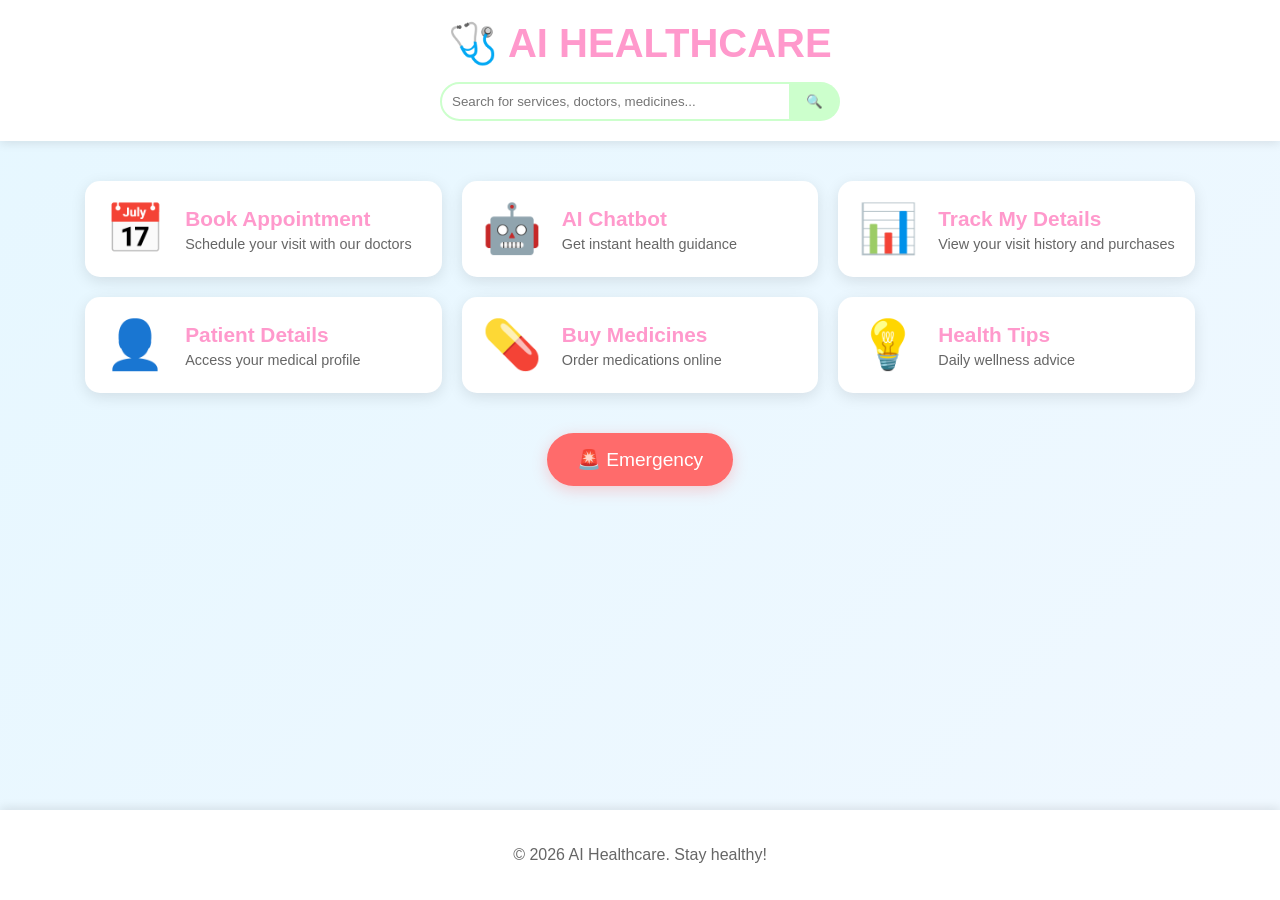
<file: index.html>
<!DOCTYPE html>
<html lang="en">
<head>
    <meta charset="UTF-8">
    <meta name="viewport" content="width=device-width, initial-scale=1.0">
    <title>AI Healthcare</title>
    <link rel="stylesheet" href="index.css">
</head>
<body>
    <header>
        <h1>🩺 AI HEALTHCARE</h1>
        <div class="search-bar">
            <input type="text" placeholder="Search for services, doctors, medicines...">
            <button>🔍</button>
        </div>
    </header>
    <div class="container">
        <div class="options">
            <a href="book-appointment.html" class="option-card">
                <div class="icon">📅</div>
                <div class="text">
                    <h3>Book Appointment</h3>
                    <p>Schedule your visit with our doctors</p>
                </div>
            </a>
            <a href="chatbot.html" class="option-card">
                <div class="icon">🤖</div>
                <div class="text">
                    <h3>AI Chatbot</h3>
                    <p>Get instant health guidance</p>
                </div>
            </a>
            <a href="track-details.html" class="option-card">
                <div class="icon">📊</div>
                <div class="text">
                    <h3>Track My Details</h3>
                    <p>View your visit history and purchases</p>
                </div>
            </a>
            <a href="patient-details.html" class="option-card">
                <div class="icon">👤</div>
                <div class="text">
                    <h3>Patient Details</h3>
                    <p>Access your medical profile</p>
                </div>
            </a>
            <a href="buy-medicines.html" class="option-card">
                <div class="icon">💊</div>
                <div class="text">
                    <h3>Buy Medicines</h3>
                    <p>Order medications online</p>
                </div>
            </a>
            <a href="health-tips.html" class="option-card">
                <div class="icon">💡</div>
                <div class="text">
                    <h3>Health Tips</h3>
                    <p>Daily wellness advice</p>
                </div>
            </a>
        </div>
        <div class="emergency">
            <button class="emergency-btn">🚨 Emergency</button>
        </div>
    </div>
    <footer>
        <p>&copy; 2026 AI Healthcare. Stay healthy!</p>
    </footer>
    <script>
        document.querySelector('.emergency-btn').addEventListener('click', function() {
            alert('🚨 Emergency! Please call 911 or your local emergency number immediately. If this is a medical emergency, seek help right away.');
        });

        document.querySelector('.search-bar button').addEventListener('click', function() {
            const query = document.querySelector('.search-bar input').value.toLowerCase();
            if (query.includes('appointment')) {
                window.location.href = 'book-appointment.html';
            } else if (query.includes('chat') || query.includes('bot')) {
                window.location.href = 'chatbot.html';
            } else if (query.includes('track') || query.includes('details')) {
                window.location.href = 'track-details.html';
            } else if (query.includes('patient')) {
                window.location.href = 'patient-details.html';
            } else if (query.includes('medicine') || query.includes('buy')) {
                window.location.href = 'buy-medicines.html';
            } else if (query.includes('tip') || query.includes('health')) {
                window.location.href = 'health-tips.html';
            } else {
                alert('No matching service found. Try searching for "appointment", "chatbot", "track details", "patient details", "buy medicines", or "health tips".');
            }
        });

        document.querySelector('.search-bar input').addEventListener('keypress', function(e) {
            if (e.key === 'Enter') {
                document.querySelector('.search-bar button').click();
            }
        });
    </script>
</body>
</html>
</file>
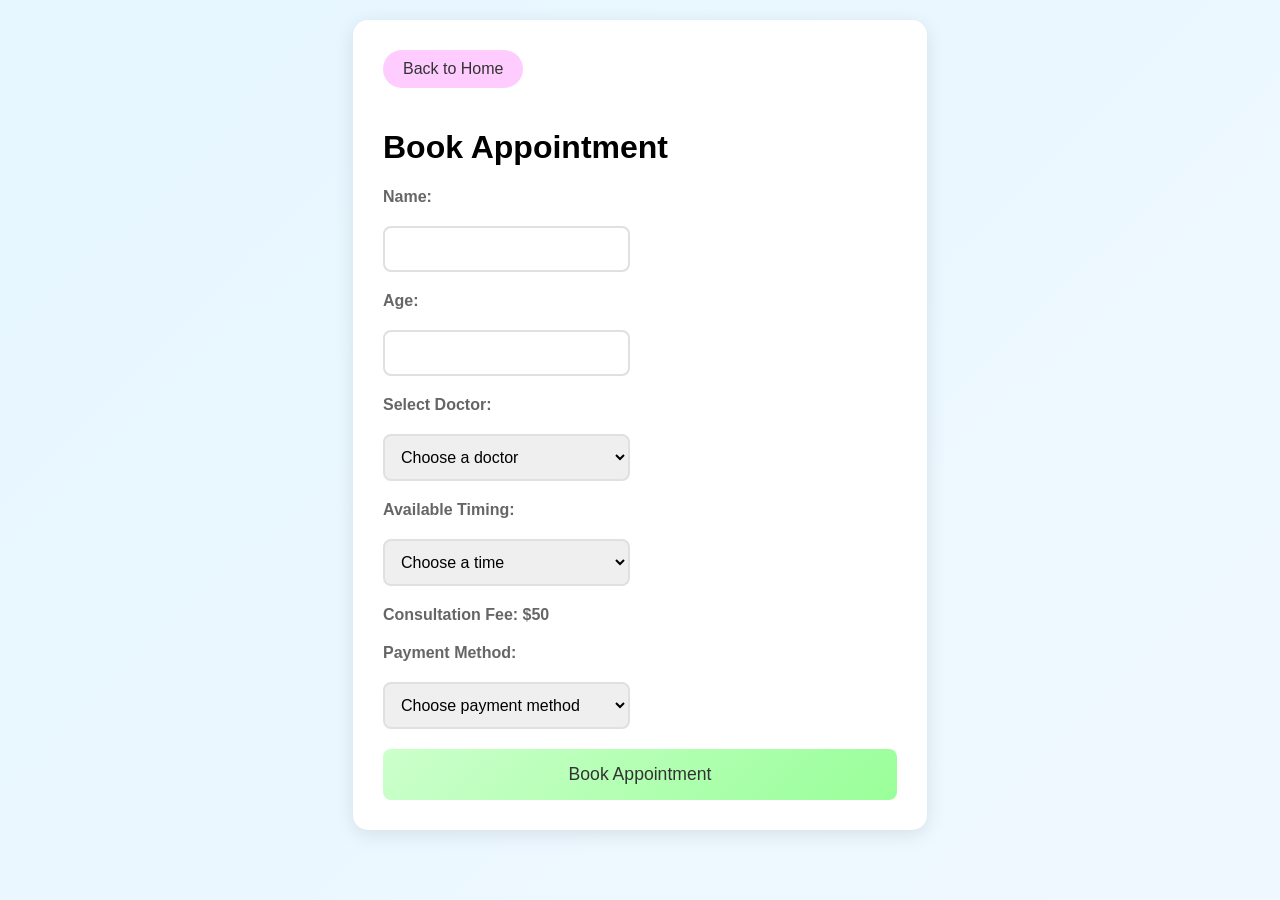
<file: book-appointment.html>
<!DOCTYPE html>
<html lang="en">
<head>
    <meta charset="UTF-8">
    <meta name="viewport" content="width=device-width, initial-scale=1.0">
    <title>Book Appointment - AI Healthcare</title>
    <link rel="stylesheet" href="index.css">
</head>
<body>
    <div class="page">
        <a href="index.html" class="back-btn">Back to Home</a>
        <h1>Book Appointment</h1>
        <form id="appointment-form">
            <label for="name">Name:</label>
            <input type="text" id="name" name="name" required>

            <label for="age">Age:</label>
            <input type="number" id="age" name="age" required>

            <label for="doctor">Select Doctor:</label>
            <select id="doctor" name="doctor" required>
                <option value="">Choose a doctor</option>
                <option value="dr-smith">Dr. Smith - Cardiologist</option>
                <option value="dr-johnson">Dr. Johnson - Dermatologist</option>
                <option value="dr-williams">Dr. Williams - Pediatrician</option>
                <option value="dr-brown">Dr. Brown - Orthopedic</option>
            </select>

            <label for="timing">Available Timing:</label>
            <select id="timing" name="timing" required>
                <option value="">Choose a time</option>
                <option value="9am">9:00 AM</option>
                <option value="10am">10:00 AM</option>
                <option value="11am">11:00 AM</option>
                <option value="2pm">2:00 PM</option>
                <option value="3pm">3:00 PM</option>
            </select>

            <label for="fee">Consultation Fee: $50</label>

            <label for="payment">Payment Method:</label>
            <select id="payment" name="payment" required>
                <option value="">Choose payment method</option>
                <option value="credit">Credit Card</option>
                <option value="debit">Debit Card</option>
                <option value="paypal">PayPal</option>
            </select>

            <button type="submit">Book Appointment</button>
        </form>
    </div>
    <script>
        document.getElementById('appointment-form').addEventListener('submit', function(e) {
            e.preventDefault();
            alert('Appointment booked successfully!');
            // In a real app, this would send data to server
        });
    </script>
</body>
</html>
</file>
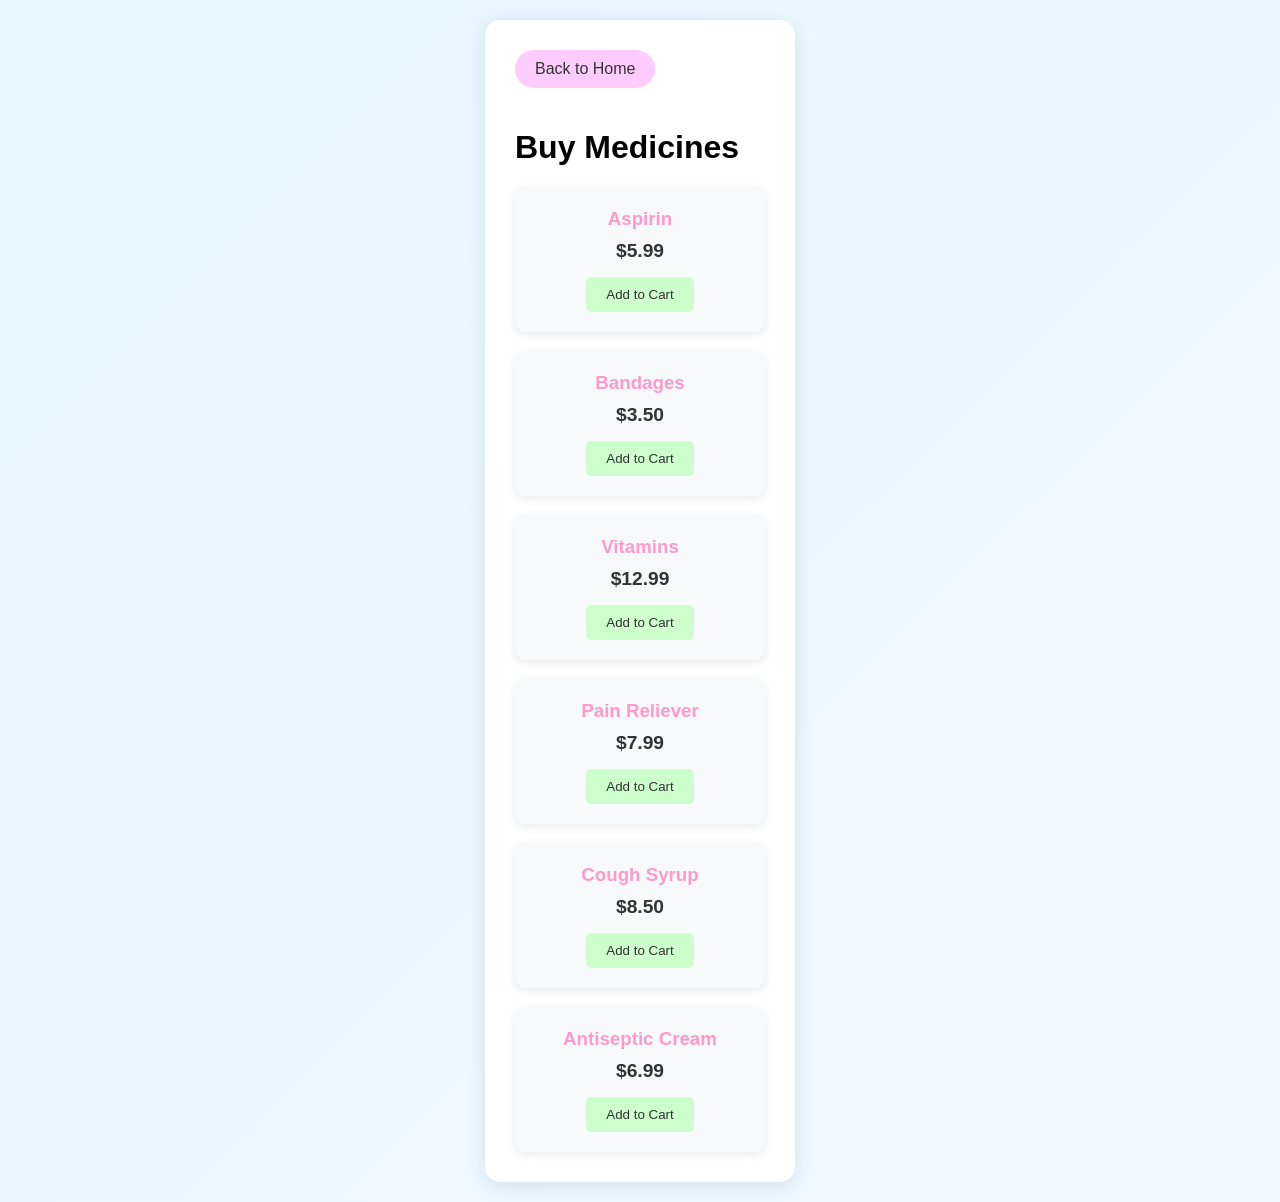
<file: buy-medicines.html>
<!DOCTYPE html>
<html lang="en">
<head>
    <meta charset="UTF-8">
    <meta name="viewport" content="width=device-width, initial-scale=1.0">
    <title>Buy Medicines - AI Healthcare</title>
    <link rel="stylesheet" href="index.css">
</head>
<body>
    <div class="page">
        <a href="index.html" class="back-btn">Back to Home</a>
        <h1>Buy Medicines</h1>
        <div class="medicines">
            <div class="medicine-item">
                <h3>Aspirin</h3>
                <p>$5.99</p>
                <button>Add to Cart</button>
            </div>
            <div class="medicine-item">
                <h3>Bandages</h3>
                <p>$3.50</p>
                <button>Add to Cart</button>
            </div>
            <div class="medicine-item">
                <h3>Vitamins</h3>
                <p>$12.99</p>
                <button>Add to Cart</button>
            </div>
            <div class="medicine-item">
                <h3>Pain Reliever</h3>
                <p>$7.99</p>
                <button>Add to Cart</button>
            </div>
            <div class="medicine-item">
                <h3>Cough Syrup</h3>
                <p>$8.50</p>
                <button>Add to Cart</button>
            </div>
            <div class="medicine-item">
                <h3>Antiseptic Cream</h3>
                <p>$6.99</p>
                <button>Add to Cart</button>
            </div>
        </div>
    </div>
    <script>
        document.querySelectorAll('.medicine-item button').forEach(button => {
            button.addEventListener('click', function() {
                alert('Added to cart!');
                // In a real app, this would add to cart
            });
        });
    </script>
</body>
</html>
</file>
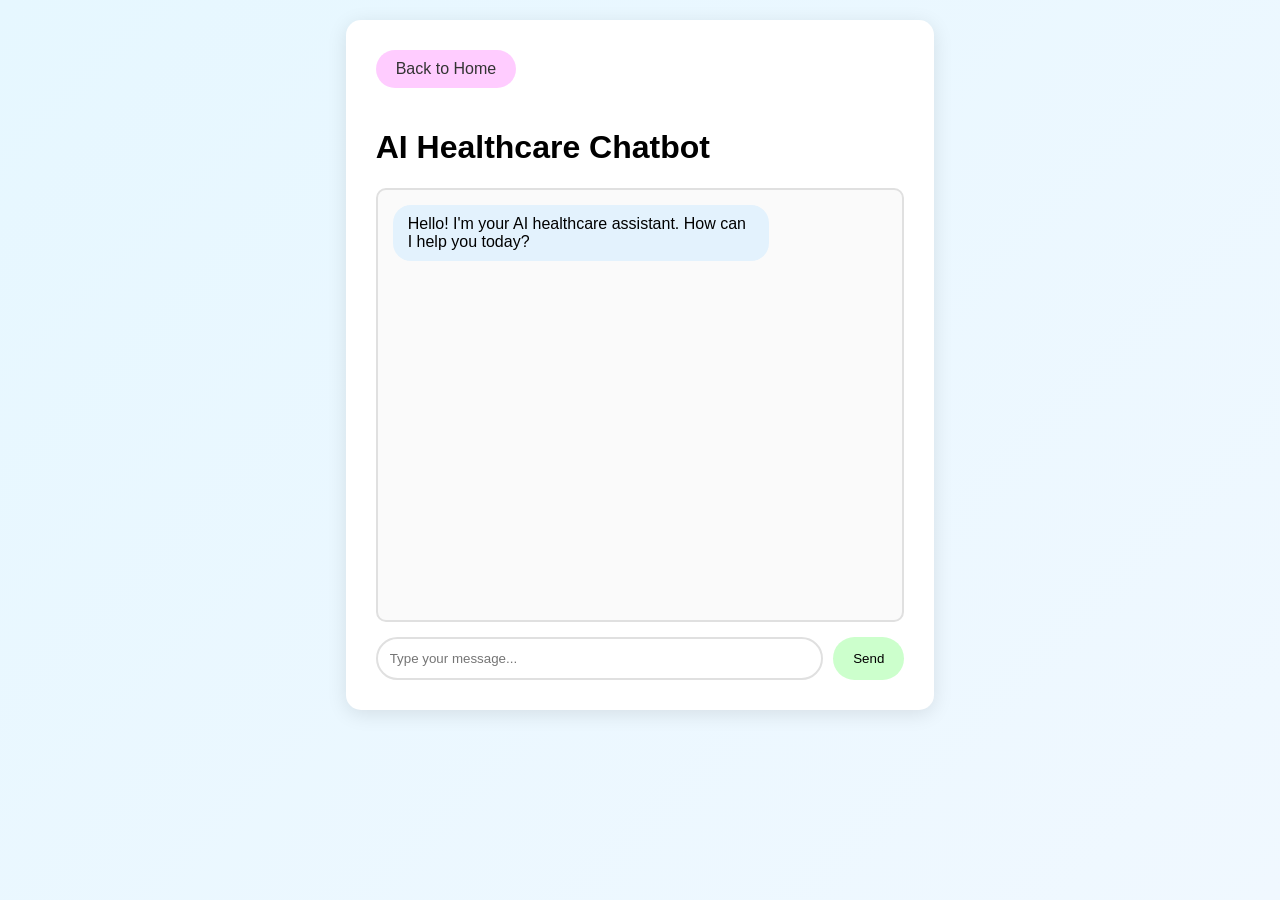
<file: chatbot.html>
<!DOCTYPE html>
<html lang="en">
<head>
    <meta charset="UTF-8">
    <meta name="viewport" content="width=device-width, initial-scale=1.0">
    <title>Chatbot - AI Healthcare</title>
    <link rel="stylesheet" href="index.css">
</head>
<body>
    <div class="page">
        <a href="index.html" class="back-btn">Back to Home</a>
        <h1>AI Healthcare Chatbot</h1>
        <div class="chat-container">
            <div class="chat-messages" id="chat-messages">
                <div class="message bot">Hello! I'm your AI healthcare assistant. How can I help you today?</div>
            </div>
            <div class="chat-input">
                <input type="text" id="user-input" placeholder="Type your message...">
                <button onclick="sendMessage()">Send</button>
            </div>
        </div>
    </div>
    <script>
        const chatMessages = document.getElementById('chat-messages');
        const userInput = document.getElementById('user-input');

        function sendMessage() {
            const message = userInput.value.trim();
            if (message) {
                addMessage('user', message);
                userInput.value = '';
                // Simple bot responses
                setTimeout(() => {
                    const response = getBotResponse(message);
                    addMessage('bot', response);
                }, 1000);
            }
        }

        function addMessage(sender, text) {
            const messageDiv = document.createElement('div');
            messageDiv.className = `message ${sender}`;
            messageDiv.textContent = text;
            chatMessages.appendChild(messageDiv);
            chatMessages.scrollTop = chatMessages.scrollHeight;
        }

        function getBotResponse(message) {
            const lowerMessage = message.toLowerCase();
            if (lowerMessage.includes('appointment')) {
                return 'To book an appointment, please go to the Book Appointment section.';
            } else if (lowerMessage.includes('medicine')) {
                return 'You can buy medicines from the Buy Medicines section.';
            } else if (lowerMessage.includes('symptom')) {
                return 'Please describe your symptoms, and I can provide general advice. Remember, this is not a substitute for professional medical advice.';
            } else {
                return 'I\'m here to help with healthcare-related questions. How else can I assist you?';
            }
        }

        userInput.addEventListener('keypress', function(e) {
            if (e.key === 'Enter') {
                sendMessage();
            }
        });
    </script>
</body>
</html>
</file>
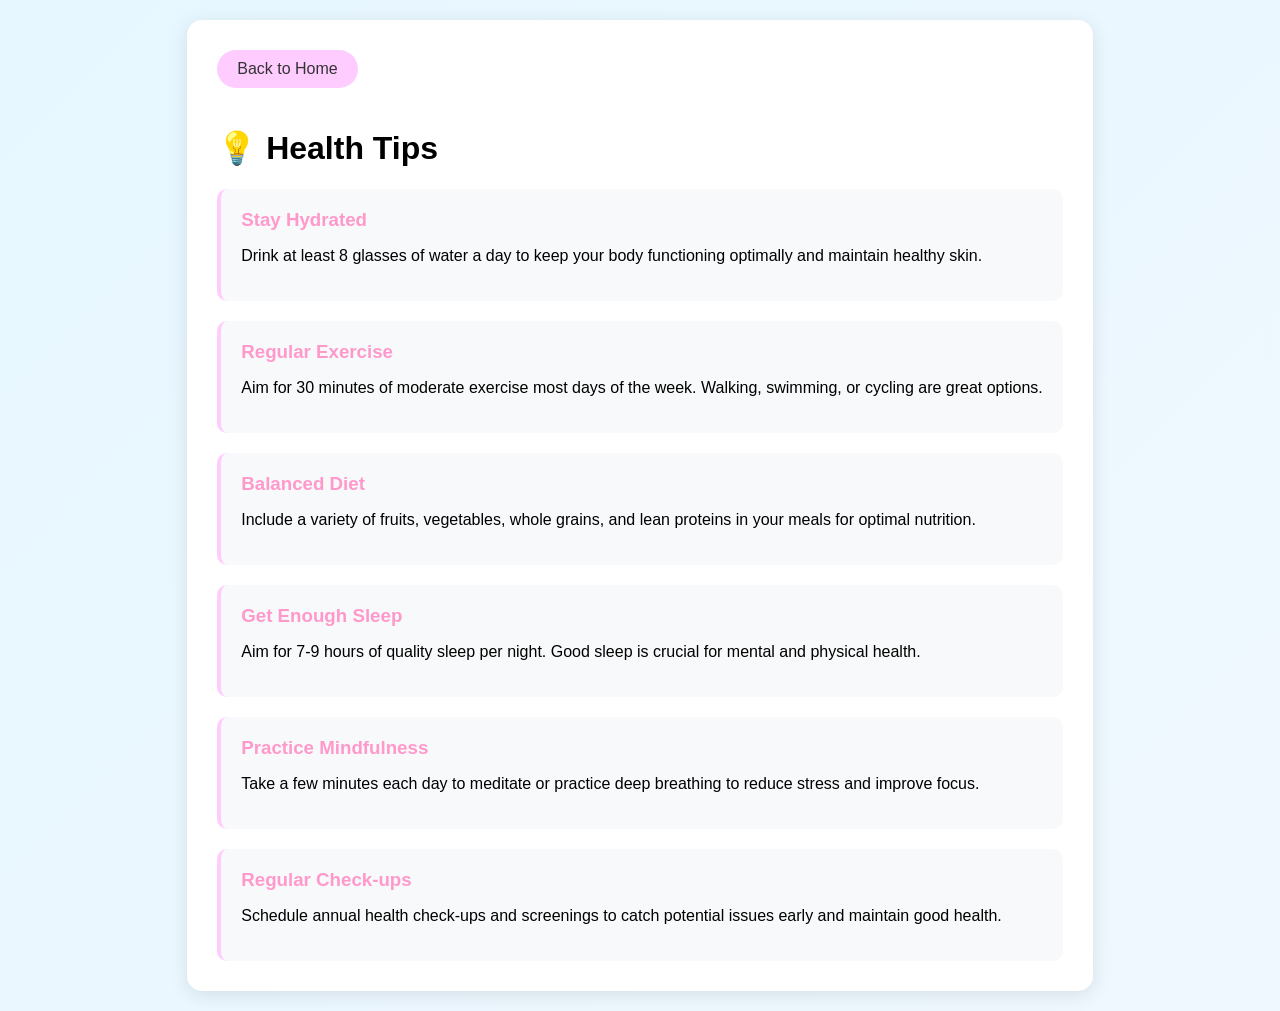
<file: health-tips.html>
<!DOCTYPE html>
<html lang="en">
<head>
    <meta charset="UTF-8">
    <meta name="viewport" content="width=device-width, initial-scale=1.0">
    <title>Health Tips - AI Healthcare</title>
    <link rel="stylesheet" href="index.css">
</head>
<body>
    <div class="page">
        <a href="index.html" class="back-btn">Back to Home</a>
        <h1>💡 Health Tips</h1>
        <div class="tips">
            <div class="tip">
                <h3>Stay Hydrated</h3>
                <p>Drink at least 8 glasses of water a day to keep your body functioning optimally and maintain healthy skin.</p>
            </div>
            <div class="tip">
                <h3>Regular Exercise</h3>
                <p>Aim for 30 minutes of moderate exercise most days of the week. Walking, swimming, or cycling are great options.</p>
            </div>
            <div class="tip">
                <h3>Balanced Diet</h3>
                <p>Include a variety of fruits, vegetables, whole grains, and lean proteins in your meals for optimal nutrition.</p>
            </div>
            <div class="tip">
                <h3>Get Enough Sleep</h3>
                <p>Aim for 7-9 hours of quality sleep per night. Good sleep is crucial for mental and physical health.</p>
            </div>
            <div class="tip">
                <h3>Practice Mindfulness</h3>
                <p>Take a few minutes each day to meditate or practice deep breathing to reduce stress and improve focus.</p>
            </div>
            <div class="tip">
                <h3>Regular Check-ups</h3>
                <p>Schedule annual health check-ups and screenings to catch potential issues early and maintain good health.</p>
            </div>
        </div>
    </div>
</body>
</html>
</file>
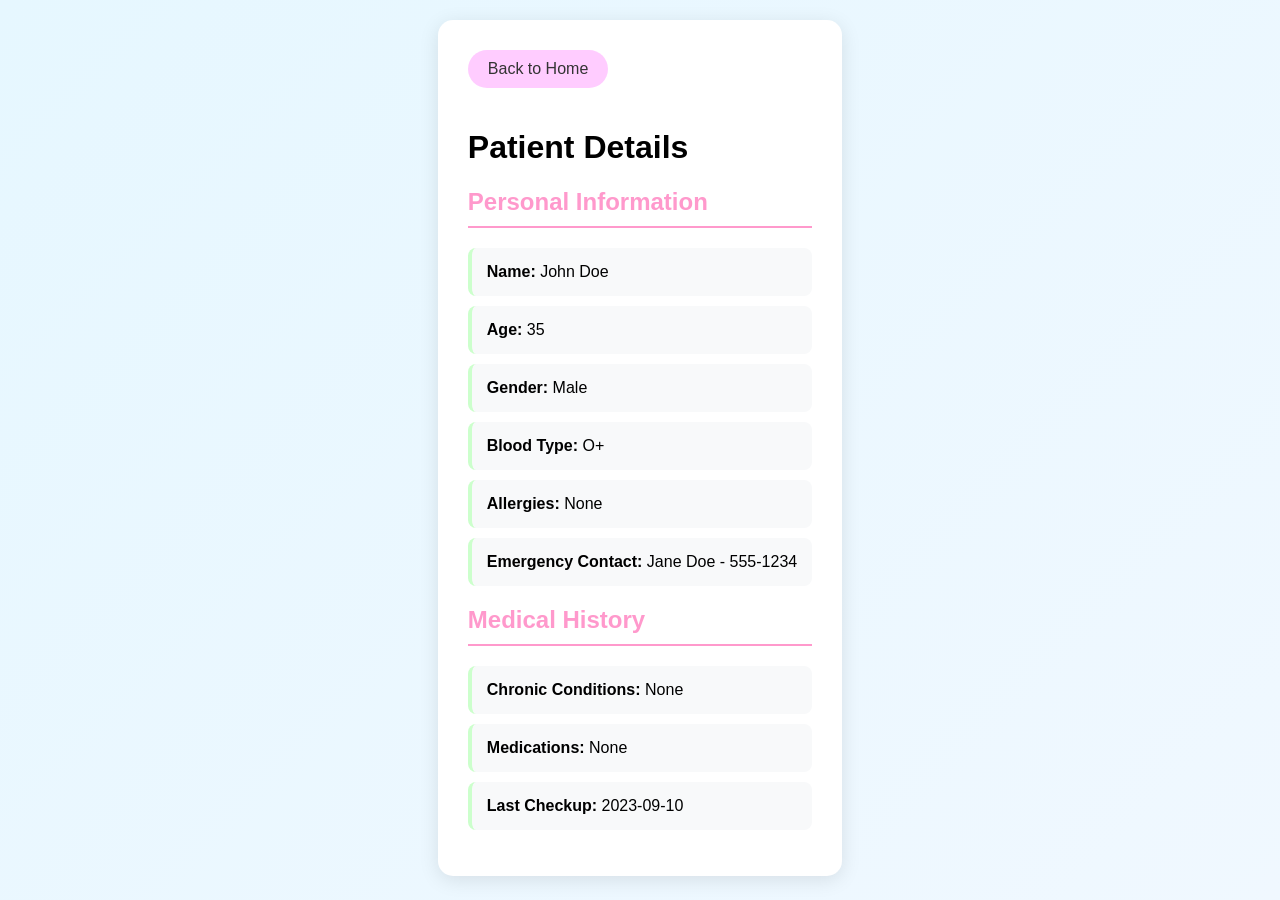
<file: patient-details.html>
<!DOCTYPE html>
<html lang="en">
<head>
    <meta charset="UTF-8">
    <meta name="viewport" content="width=device-width, initial-scale=1.0">
    <title>Patient Details - AI Healthcare</title>
    <link rel="stylesheet" href="index.css">
</head>
<body>
    <div class="page">
        <a href="index.html" class="back-btn">Back to Home</a>
        <h1>Patient Details</h1>
        <div class="details">
            <h2>Personal Information</h2>
            <ul>
                <li><strong>Name:</strong> John Doe</li>
                <li><strong>Age:</strong> 35</li>
                <li><strong>Gender:</strong> Male</li>
                <li><strong>Blood Type:</strong> O+</li>
                <li><strong>Allergies:</strong> None</li>
                <li><strong>Emergency Contact:</strong> Jane Doe - 555-1234</li>
            </ul>
            <h2>Medical History</h2>
            <ul>
                <li><strong>Chronic Conditions:</strong> None</li>
                <li><strong>Medications:</strong> None</li>
                <li><strong>Last Checkup:</strong> 2023-09-10</li>
            </ul>
        </div>
    </div>
</body>
</html>
</file>
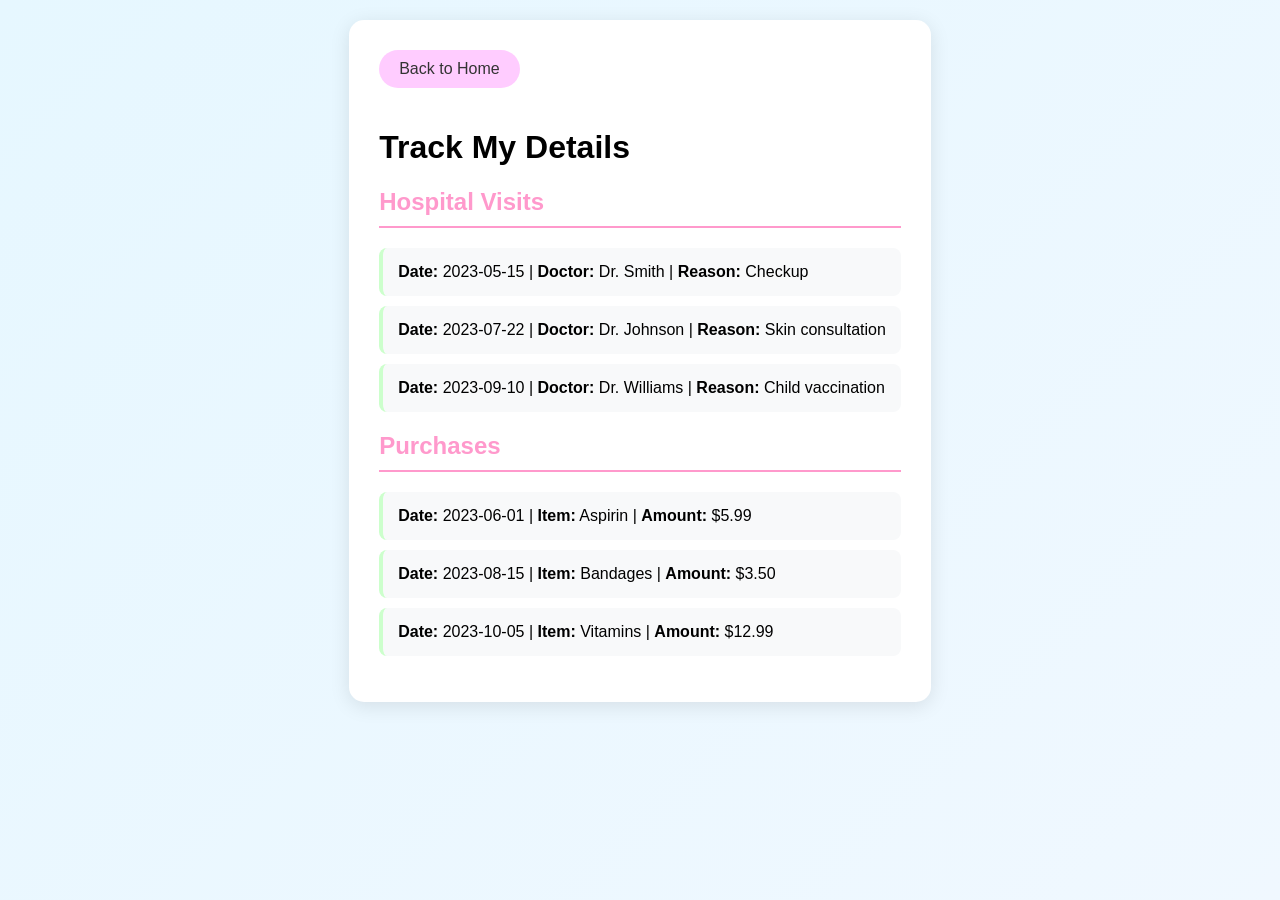
<file: track-details.html>
<!DOCTYPE html>
<html lang="en">
<head>
    <meta charset="UTF-8">
    <meta name="viewport" content="width=device-width, initial-scale=1.0">
    <title>Track My Details - AI Healthcare</title>
    <link rel="stylesheet" href="index.css">
</head>
<body>
    <div class="page">
        <a href="index.html" class="back-btn">Back to Home</a>
        <h1>Track My Details</h1>
        <div class="details">
            <h2>Hospital Visits</h2>
            <ul>
                <li><strong>Date:</strong> 2023-05-15 | <strong>Doctor:</strong> Dr. Smith | <strong>Reason:</strong> Checkup</li>
                <li><strong>Date:</strong> 2023-07-22 | <strong>Doctor:</strong> Dr. Johnson | <strong>Reason:</strong> Skin consultation</li>
                <li><strong>Date:</strong> 2023-09-10 | <strong>Doctor:</strong> Dr. Williams | <strong>Reason:</strong> Child vaccination</li>
            </ul>
            <h2>Purchases</h2>
            <ul>
                <li><strong>Date:</strong> 2023-06-01 | <strong>Item:</strong> Aspirin | <strong>Amount:</strong> $5.99</li>
                <li><strong>Date:</strong> 2023-08-15 | <strong>Item:</strong> Bandages | <strong>Amount:</strong> $3.50</li>
                <li><strong>Date:</strong> 2023-10-05 | <strong>Item:</strong> Vitamins | <strong>Amount:</strong> $12.99</li>
            </ul>
        </div>
    </div>
</body>
</html>
</file>
<file: index.css>
body {
    font-family: 'Segoe UI', Tahoma, Geneva, Verdana, sans-serif;
    background: linear-gradient(135deg, #e6f7ff 0%, #f0f8ff 100%);
    margin: 0;
    padding: 0;
    min-height: 100vh;
    display: flex;
    flex-direction: column;
}

header {
    background-color: #fff;
    padding: 20px;
    text-align: center;
    box-shadow: 0 2px 10px rgba(0,0,0,0.1);
}

header h1 {
    color: #ff99cc;
    margin: 0 0 15px 0;
    font-size: 2.5em;
}

.search-bar {
    display: flex;
    justify-content: center;
    max-width: 400px;
    margin: 0 auto;
}

.search-bar input {
    flex: 1;
    padding: 10px;
    border: 2px solid #ccffcc;
    border-radius: 25px 0 0 25px;
    outline: none;
}

.search-bar button {
    padding: 10px 15px;
    background-color: #ccffcc;
    border: 2px solid #ccffcc;
    border-left: none;
    border-radius: 0 25px 25px 0;
    cursor: pointer;
    transition: background-color 0.3s;
}

.search-bar button:hover {
    background-color: #99ff99;
}

.container {
    flex: 1;
    padding: 40px 20px;
    max-width: 1200px;
    margin: 0 auto;
}

.options {
    display: grid;
    grid-template-columns: repeat(3, 1fr);
    gap: 20px;
    margin-bottom: 40px;
}

.option-card {
    background-color: #fff;
    padding: 20px;
    border-radius: 15px;
    text-decoration: none;
    color: #333;
    box-shadow: 0 4px 15px rgba(0,0,0,0.1);
    transition: transform 0.3s, box-shadow 0.3s;
    display: flex;
    flex-direction: row;
    align-items: center;
    gap: 20px;
}

.option-card:hover {
    transform: translateY(-5px);
    box-shadow: 0 8px 25px rgba(0,0,0,0.15);
}

.icon {
    font-size: 3em;
    flex-shrink: 0;
}

.option-card .text {
    text-align: left;
}

.option-card h3 {
    color: #ff99cc;
    margin: 0 0 5px 0;
    font-size: 1.3em;
}

.option-card p {
    color: #666;
    margin: 0;
    font-size: 0.9em;
}

.emergency {
    text-align: center;
    margin-bottom: 40px;
}

.emergency-btn {
    background-color: #ff6b6b;
    color: white;
    border: none;
    padding: 15px 30px;
    font-size: 1.2em;
    border-radius: 30px;
    cursor: pointer;
    box-shadow: 0 4px 15px rgba(255,107,107,0.3);
    transition: background-color 0.3s, transform 0.3s;
}

.emergency-btn:hover {
    background-color: #ff5252;
    transform: scale(1.05);
}

footer {
    background-color: #fff;
    text-align: center;
    padding: 20px;
    color: #666;
    box-shadow: 0 -2px 10px rgba(0,0,0,0.1);
}

.page {
    max-width: 1000px;
    margin: 20px auto;
    padding: 30px;
    background-color: #fff;
    border-radius: 15px;
    box-shadow: 0 4px 20px rgba(0,0,0,0.1);
}

.back-btn {
    display: inline-block;
    margin-bottom: 20px;
    padding: 10px 20px;
    background-color: #ffccff;
    color: #333;
    text-decoration: none;
    border-radius: 25px;
    transition: background-color 0.3s;
}

.back-btn:hover {
    background-color: #ff99ff;
}

form {
    display: grid;
    grid-template-columns: 1fr 1fr;
    gap: 20px;
}

form label {
    font-weight: bold;
    color: #666;
    grid-column: 1 / -1;
}

form input, form select, form textarea {
    padding: 12px;
    border: 2px solid #e0e0e0;
    border-radius: 8px;
    font-size: 1em;
}

form button {
    grid-column: 1 / -1;
    padding: 15px;
    background: linear-gradient(135deg, #ccffcc 0%, #99ff99 100%);
    color: #333;
    border: none;
    border-radius: 8px;
    cursor: pointer;
    font-size: 1.1em;
    transition: transform 0.3s;
}

form button:hover {
    transform: translateY(-2px);
}

.details {
    text-align: left;
}

.details h2 {
    color: #ff99cc;
    border-bottom: 2px solid #ff99cc;
    padding-bottom: 10px;
}

.details ul {
    list-style-type: none;
    padding: 0;
}

.details li {
    background-color: #f8f9fa;
    padding: 15px;
    margin-bottom: 10px;
    border-radius: 8px;
    border-left: 4px solid #ccffcc;
}

.medicines {
    display: grid;
    grid-template-columns: repeat(auto-fit, minmax(250px, 1fr));
    gap: 20px;
}

.medicine-item {
    background-color: #f8f9fa;
    padding: 20px;
    border-radius: 10px;
    text-align: center;
    box-shadow: 0 2px 10px rgba(0,0,0,0.1);
    transition: transform 0.3s;
}

.medicine-item:hover {
    transform: translateY(-3px);
}

.medicine-item h3 {
    color: #ff99cc;
    margin: 0 0 10px 0;
}

.medicine-item p {
    color: #333;
    font-size: 1.2em;
    font-weight: bold;
    margin: 0 0 15px 0;
}

.medicine-item button {
    padding: 10px 20px;
    background-color: #ccffcc;
    color: #333;
    border: none;
    border-radius: 5px;
    cursor: pointer;
    transition: background-color 0.3s;
}

.medicine-item button:hover {
    background-color: #99ff99;
}

.chat-container {
    max-width: 700px;
    margin: 0 auto;
}

.chat-messages {
    height: 400px;
    overflow-y: auto;
    border: 2px solid #e0e0e0;
    padding: 15px;
    margin-bottom: 15px;
    background-color: #fafafa;
    border-radius: 10px;
}

.message {
    margin-bottom: 15px;
    padding: 10px 15px;
    border-radius: 18px;
    max-width: 70%;
    word-wrap: break-word;
}

.message.bot {
    background-color: #e3f2fd;
    align-self: flex-start;
    margin-right: auto;
}

.message.user {
    background-color: #ccffcc;
    align-self: flex-end;
    margin-left: auto;
    text-align: right;
}

.chat-input {
    display: flex;
    gap: 10px;
}

.chat-input input {
    flex: 1;
    padding: 12px;
    border: 2px solid #e0e0e0;
    border-radius: 25px;
    outline: none;
}

.chat-input button {
    padding: 12px 20px;
    background-color: #ccffcc;
    border: none;
    border-radius: 25px;
    cursor: pointer;
    transition: background-color 0.3s;
}

.chat-input button:hover {
    background-color: #99ff99;
}

.tips {
    display: grid;
    gap: 20px;
}

.tip {
    background-color: #f8f9fa;
    padding: 20px;
    border-radius: 10px;
    border-left: 4px solid #ffccff;
}

.tip h3 {
    color: #ff99cc;
    margin: 0 0 10px 0;
}

@media (max-width: 768px) {
    .options {
        grid-template-columns: 1fr;
    }
    form {
        grid-template-columns: 1fr;
    }
    header h1 {
        font-size: 2em;
    }
}

@media (max-width: 1024px) {
    .options {
        grid-template-columns: repeat(2, 1fr);
    }
}
</file>
